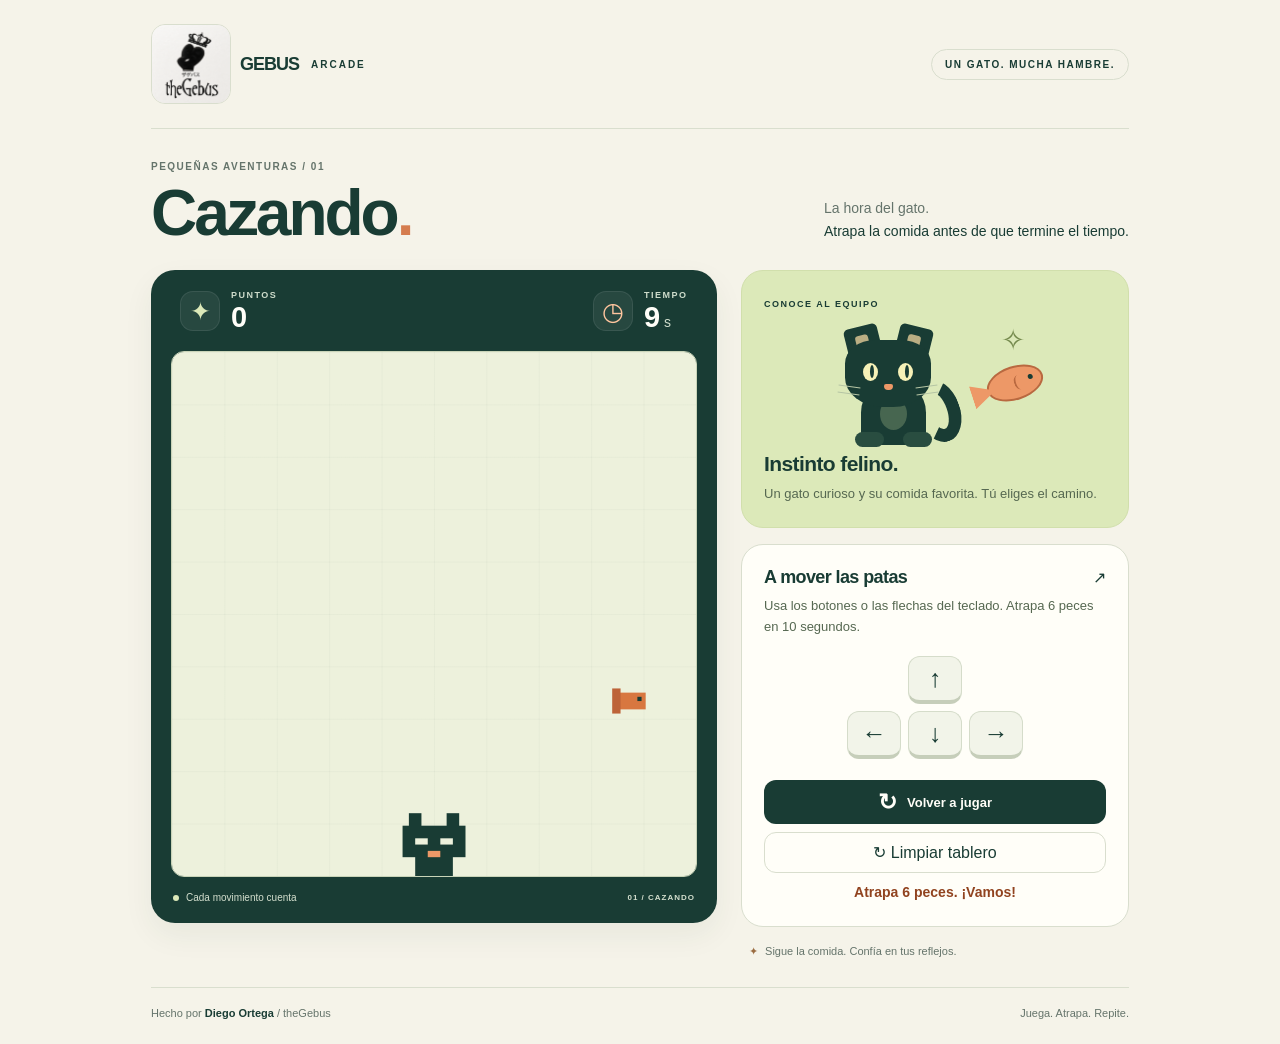
<file: index.html>
<!DOCTYPE html>
<html lang="es">
<head>
  <meta charset="UTF-8">
  <meta name="viewport" content="width=device-width, initial-scale=1.0">
  <meta name="theme-color" content="#193c34">
  <title>Cazando · La hora del gato</title>
  <link rel="stylesheet" href="cazando.css">
  <script src="utils.js"></script>
</head>
<body onload="iniciarJuego()">
  <div class="app">
    <header class="cabecera">
      <a class="marca" href="index.html" aria-label="Cazando, inicio"><img class="marca-logo" src="imagenes/Logo-oficial-theGebus.png" alt="Logotipo de theGebus: conejo con corona" width="80" height="80"> GEBUS<span class="marca-sub">ARCADE</span></a>
      <span class="etiqueta">UN GATO. MUCHA HAMBRE.</span>
    </header>

    <main>
      <div class="introduccion">
        <div><p class="sobretitulo">PEQUEÑAS AVENTURAS / 01</p><h1>Cazando<span class="punto">.</span></h1></div>
        <p class="descripcion">La hora del gato.<br><strong>Atrapa la comida antes de que termine el tiempo.</strong></p>
      </div>

      <div class="juego">
        <section class="zona-juego" aria-label="Tablero de juego">
          <div class="panel">
            <div class="dato"><span class="dato-icono" aria-hidden="true">✦</span><div><span class="dato-nombre">PUNTOS</span><span id="puntos">0</span></div></div>
            <div class="dato"><span class="dato-icono reloj" aria-hidden="true">◷</span><div><span class="dato-nombre">TIEMPO</span><span id="tiempo">10</span><span class="unidad"> s</span></div></div>
          </div>
          <div class="marco-tablero">
            <!-- Se conservan el ID y las dimensiones originales para la lógica del juego. -->
            <canvas width="500" height="500" id="areaJuego" aria-label="Mueve al gato con los botones para atrapar la comida">Tu navegador necesita admitir Canvas para mostrar este juego.</canvas>
          </div>
          <div class="pie-tablero"><span class="indicador" aria-hidden="true"></span> Cada movimiento cuenta <span class="pie-numero">01 / CAZANDO</span></div>
        </section>

        <aside class="lateral" aria-label="Guía y controles">
          <section class="tarjeta historia">
            <span class="mini-etiqueta">CONOCE AL EQUIPO</span>
            <div class="personajes" aria-hidden="true">
              <div class="gato"><div class="oreja oreja-izq"></div><div class="oreja oreja-der"></div><div class="cabeza"><span class="ojo ojo-izq"></span><span class="ojo ojo-der"></span><span class="nariz"></span><span class="bigote bigote-izq"></span><span class="bigote bigote-der"></span></div><div class="cuerpo"></div><span class="pata pata-izq"></span><span class="pata pata-der"></span><span class="cola"></span></div>
              <span class="destello">✧</span><div class="pez"><span class="ojo-pez"></span></div>
            </div>
            <h2>Instinto felino.</h2><p>Un gato curioso y su comida favorita. Tú eliges el camino.</p>
          </section>

          <section class="tarjeta controles" aria-label="Controles de movimiento">
            <div class="titulo-controles"><h2>A mover las patas</h2><span aria-hidden="true">↗</span></div>
            <p>Usa los botones o las flechas del teclado. Atrapa 6 peces en 10 segundos.</p>
            <div class="cruceta">
              <button class="arriba" type="button" onclick="moverPersonajeArriba();" aria-label="Mover arriba">↑</button>
              <button class="izquierda" type="button" onclick="moverPersonajeIzquierda();" aria-label="Mover a la izquierda">←</button>
              <button class="abajo" type="button" onclick="moverPersonajeAbajo();" aria-label="Mover abajo">↓</button>
              <button class="derecha" type="button" onclick="moverPersonajeDerecha();" aria-label="Mover a la derecha">→</button>
            </div>
            <button class="reiniciar" type="button" onclick="reiniciarJuego();"><span aria-hidden="true">↻</span> Volver a jugar</button>
            <button class="clean" type="button" onclick="desaparecerPersonaje();"><span aria-hidden="true">↻</span> Limpiar tablero</button>
            <p id="mensaje" role="status" aria-live="polite"></p>
          </section>
          <p class="consejo"><span aria-hidden="true">✦</span> Sigue la comida. Confía en tus reflejos.</p>

        </aside>
      </div>
    </main>
    <footer><span>Hecho por <strong>Diego Ortega</strong> / theGebus</span><span>Juega. Atrapa. Repite.</span></footer>
  </div>
  <script src="cazando.js"></script>
</body>
</html>
</file>
<file: cazando.css>
/* CAZANDO — colores suaves, formas redondas y una pequeña aventura felina. */
:root {
  --fondo: #f5f3e9;
  --papel: #fffef8;
  --tinta: #193c34;
  --suave: #65746b;
  --verde: #dce9b9;
  --borde: #d9dece;
  --naranja: #ed9867;
}
* { box-sizing: border-box; }
body { margin: 0; color: var(--tinta); background: var(--fondo); font-family: "Trebuchet MS", Arial, sans-serif; }
button, a { -webkit-tap-highlight-color: transparent; }
.app { max-width: 1050px; margin: 0 auto; padding: 0 36px; }
.cabecera { display: flex; align-items: center; justify-content: space-between; gap: 20px; padding: 24px 0; border-bottom: 1px solid var(--borde); }
.marca { display: flex; align-items: center; gap: 9px; text-decoration: none; color: inherit; font-size: 18px; font-weight: 900; letter-spacing: -1px; }
/* Logotipo original junto al nombre, sin deformarlo ni recortarlo. */
.marca-logo { display: block; width: 80px; height: 80px; object-fit: contain; flex-shrink: 0; border-radius: 14px; border: 1px solid var(--borde); }

.marca-sub { font-size: 10px; letter-spacing: 2px; margin-left: 3px; font-weight: 600; }
.etiqueta, .mini-etiqueta, .sobretitulo, .dato-nombre, .pie-numero { font-size: 10px; font-weight: 700; letter-spacing: 1.5px; }
.etiqueta { border: 1px solid var(--borde); border-radius: 30px; padding: 9px 13px; }
.introduccion { display: flex; justify-content: space-between; align-items: end; gap: 30px; padding: 32px 0 25px; }
.sobretitulo { color: var(--suave); margin: 0 0 9px; }
h1 { font-size: clamp(42px, 6vw, 64px); line-height: 1; letter-spacing: -3px; margin: 0; }
.punto { color: #d57c4e; }
.descripcion { max-width: 315px; font-size: 14px; line-height: 1.6; margin: 0 0 3px; color: var(--suave); }
.descripcion strong { font-weight: 400; color: var(--tinta); }
.juego { display: grid; grid-template-columns: minmax(0, 566px) minmax(0, 1fr); gap: 24px; align-items: start; }
.zona-juego { background: var(--tinta); padding: 20px; border-radius: 24px; box-shadow: 0 12px 30px #193c3410; }
.panel { display: flex; justify-content: space-between; padding: 0 9px 19px; gap: 20px; color: var(--papel); }
.dato { display: flex; align-items: center; gap: 11px; min-width: 95px; }
.dato-icono { display: grid; place-items: center; color: var(--verde); background: #ffffff10; width: 40px; height: 40px; font-size: 25px; border: 1px solid #ffffff15; border-radius: 13px; }
.reloj { color: #ffc59e; }
.dato-nombre { display: block; color: #cedccb; font-size: 9px; margin-bottom: 3px; }
#puntos, #tiempo { font-size: 29px; font-weight: 700; line-height: 1; font-variant-numeric: tabular-nums; }
.unidad { font-size: 14px; color: #cedccb; }
.marco-tablero { overflow: hidden; border-radius: 13px; border: 1px solid #c9d4b8; background: #edf1dc; }
/* El tamaño interno sigue siendo 500 × 500; solo se adapta la visualización. */
canvas { display: block; width: 100%; height: auto; aspect-ratio: 1; background-color: #edf1dc; background-image: linear-gradient(#193c3408 1px, transparent 1px), linear-gradient(90deg, #193c3408 1px, transparent 1px); background-size: 10% 10%; }
.pie-tablero { display: flex; align-items: center; gap: 7px; color: #d4dfce; padding: 15px 2px 0; font-size: 10px; }
.indicador { width: 6px; height: 6px; border-radius: 50%; background: var(--verde); }
.pie-numero { margin-left: auto; font-size: 8px; letter-spacing: 1px; }
.lateral { display: grid; gap: 16px; }
.tarjeta { border: 1px solid var(--borde); border-radius: 22px; padding: 22px; background: var(--papel); }
.historia { background: var(--verde); border-color: #d1dfac; overflow: hidden; }
.mini-etiqueta { font-size: 9px; }
h2 { margin: 0; font-size: 21px; letter-spacing: -.6px; }
.tarjeta p { font-size: 13px; line-height: 1.6; color: #566851; margin: 8px 0 0; }
.personajes { height: 141px; position: relative; max-width: 235px; margin: 0 auto; }
/* Ilustraciones decorativas hechas en CSS, sin imágenes externas. */
.gato { position: absolute; width: 110px; height: 120px; bottom: 7px; left: 17px; }
.cabeza { position: absolute; z-index: 3; background: var(--tinta); width: 86px; height: 67px; border-radius: 35% 35% 44% 44%; left: 10px; top: 15px; }
.oreja { position: absolute; top: 1px; width: 34px; height: 40px; background: var(--tinta); border-radius: 5px; z-index: 2; }
.oreja-izq { left: 12px; transform: rotate(-14deg); }
.oreja-der { left: 61px; transform: rotate(14deg); }
.oreja::after { content: ""; position: absolute; width: 13px; height: 19px; background: #baae83; left: 10px; top: 9px; border-radius: 3px; }
.ojo { position: absolute; width: 15px; height: 18px; background: #f6f1b7; border-radius: 50%; top: 23px; }
.ojo::after { content: ""; position: absolute; width: 4px; height: 13px; border-radius: 50%; background: var(--tinta); top: 2px; left: 7px; }
.ojo-izq { left: 18px; }.ojo-der { right: 18px; }
.nariz { position: absolute; top: 44px; left: 39px; width: 9px; height: 6px; background: var(--naranja); border-radius: 3px 3px 6px 6px; }
.bigote { position: absolute; top: 46px; width: 22px; height: 8px; border-top: 1px solid #b6c5a4; border-bottom: 1px solid #b6c5a4; }
.bigote-izq { left: -7px; transform: rotate(8deg); }.bigote-der { right: -7px; transform: rotate(-8deg); }
.cuerpo { position: absolute; z-index: 2; left: 26px; bottom: 0; width: 65px; height: 65px; background: var(--tinta); border-radius: 50% 50% 20% 20%; }
.cuerpo::after { content: ""; position: absolute; top: 18px; left: 19px; width: 27px; height: 32px; border-radius: 50%; background: #476650; }
.pata { position: absolute; bottom: -2px; z-index: 3; background: #294d40; width: 29px; height: 15px; border-radius: 10px; }.pata-izq { left: 20px; }.pata-der { left: 68px; }
.cola { position: absolute; right: -15px; bottom: 2px; width: 43px; height: 64px; border: 13px solid var(--tinta); border-left-color: transparent; border-top-color: transparent; border-radius: 50%; transform: rotate(-20deg); }
.pez { position: absolute; top: 55px; right: 9px; width: 58px; height: 34px; border: 2px solid #b96940; background: var(--naranja); border-radius: 50%; transform: rotate(-18deg); }
.pez::before { content: ""; position: absolute; left: -18px; top: 4px; width: 24px; height: 24px; background: var(--naranja); clip-path: polygon(0 0, 100% 50%, 0 100%); }
.pez::after { content: ""; position: absolute; width: 9px; height: 15px; border-left: 2px solid #b96940; border-radius: 50%; top: 8px; right: 17px; }
.ojo-pez { position: absolute; right: 8px; top: 11px; width: 5px; height: 5px; background: var(--tinta); border-radius: 50%; }
.destello { position: absolute; top: 12px; right: 28px; font-size: 29px; color: #758a4d; }
.titulo-controles { display: flex; align-items: center; justify-content: space-between; gap: 7px; }
.titulo-controles h2 { font-size: 18px; }
.cruceta { display: grid; grid-template-columns: repeat(3, 54px); grid-template-rows: repeat(2, 48px); gap: 7px; justify-content: center; margin: 19px 0 21px; }
button { font: inherit; cursor: pointer; touch-action: manipulation; transition: background .15s, transform .15s, box-shadow .15s; }
.cruceta button { border: 1px solid #d5dcca; border-bottom: 4px solid #c6ceba; border-radius: 12px; background: #f2f4e9; color: var(--tinta); font-size: 25px; font-weight: bold; }
.arriba { grid-column: 2; grid-row: 1; }.izquierda { grid-column: 1; grid-row: 2; }.abajo { grid-column: 2; grid-row: 2; }.derecha { grid-column: 3; grid-row: 2; }
button:hover { background: #e0e9c9; }
button:active { transform: translateY(2px); }
button:focus-visible, a:focus-visible { outline: 3px solid #c66e3e; outline-offset: 4px; }
.reiniciar { display: flex; justify-content: center; align-items: center; gap: 10px; width: 100%; min-height: 44px; background: var(--tinta); color: var(--papel); border: 0; border-radius: 12px; font-size: 13px; font-weight: bold; }
.reiniciar span { font-size: 23px; }.reiniciar:hover { background: #2e5946; }
#mensaje { color: #91431f; font-size: 14px; text-align: center; font-weight: bold; overflow-wrap: anywhere; }
#mensaje:empty { display: none; }
.consejo { margin: 0; padding: 0 8px; color: var(--suave); font-size: 11px; line-height: 1.5; }.consejo span { color: #9b6d42; margin-right: 4px; }
footer { display: flex; justify-content: space-between; gap: 16px; margin-top: 28px; padding: 19px 0 25px; border-top: 1px solid var(--borde); color: var(--suave); font-size: 11px; }
footer strong { color: var(--tinta); }
@media (max-width: 800px) {
  .app { padding: 0 22px; max-width: 640px; }
  .juego { grid-template-columns: 1fr; gap: 18px; }
  .lateral { grid-template-columns: 1fr 1fr; gap: 14px; }
  .tarjeta { padding: 18px; }
  .consejo { grid-column: 1 / -1; }
  .introduccion { align-items: start; }
  .descripcion { max-width: 230px; font-size: 13px; }
  .personajes { transform: scale(.85); transform-origin: center; }
}
@media (max-width: 480px) {
  .app { padding: 0 16px; }
  .cabecera { padding: 19px 0; }.etiqueta { display: none; }
  .introduccion { display: block; padding: 24px 0 20px; }
  .descripcion { margin-top: 14px; max-width: 100%; }
  .zona-juego { padding: 14px; border-radius: 20px; }
  .panel { padding: 2px 2px 15px; }.pie-numero { display: none; }
  .lateral { grid-template-columns: 1fr; }.historia { display: none; }
  .cruceta { grid-template-columns: repeat(3, 60px); grid-template-rows: repeat(2, 50px); }
  footer { flex-direction: column; gap: 7px; }
}
@media (prefers-reduced-motion: reduce) { button { transition: none; } }

/* Botón para detener la partida y limpiar el tablero. */
.clean { width: 100%; padding: 10px; margin-top: 8px; border: 1px solid var(--borde); border-radius: 12px; background: var(--papel); color: var(--tinta); }

@media (max-width: 480px) {
  .marca-logo { width: 64px; height: 64px; border-radius: 11px; }
}
</file>
